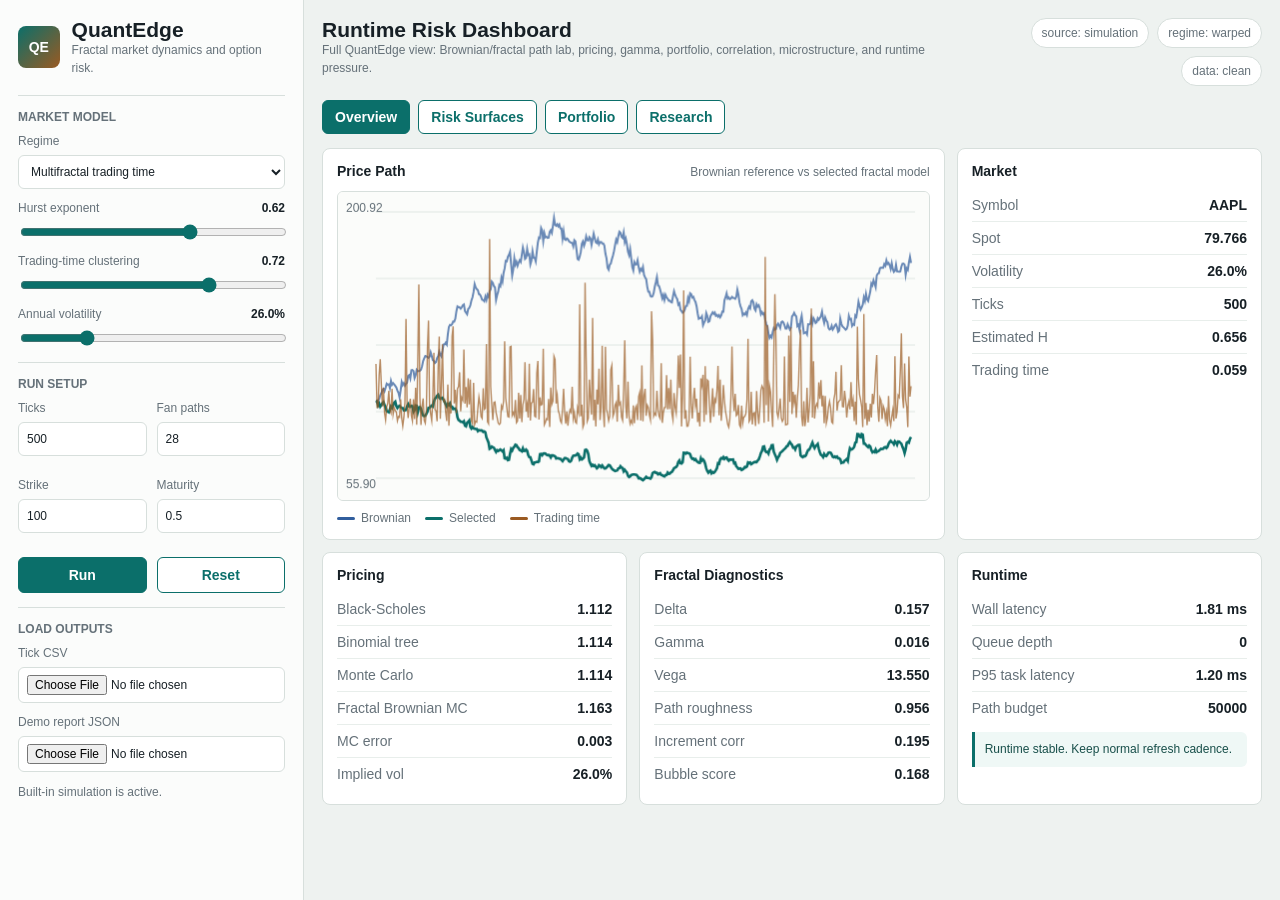
<file: web/index.html>
<!doctype html>
<html lang="en">
<head>
  <meta charset="utf-8">
  <meta name="viewport" content="width=device-width, initial-scale=1">
  <title>QuantEdge Dashboard</title>
  <link rel="stylesheet" href="styles/dashboard.css">
</head>
<body>
  <div class="app">
    <aside class="sidebar">
      <div class="brand">
        <div class="brand-mark">QE</div>
        <div>
          <h1>QuantEdge</h1>
          <p>Fractal market dynamics and option risk.</p>
        </div>
      </div>

      <section class="control-section">
        <h2>Market Model</h2>
        <label>
          Regime
          <select id="regime">
            <option value="warped">Multifractal trading time</option>
            <option value="brownian">Brownian baseline</option>
            <option value="persistent">Persistent fractional trend</option>
            <option value="antipersistent">Anti-persistent chop</option>
            <option value="bubble_like">Bubble-like run-up</option>
            <option value="volatility_shock">Volatility shock</option>
            <option value="crash">Clustered crash</option>
          </select>
        </label>

        <label>
          <span>Hurst exponent <output id="hurstOut">0.62</output></span>
          <input id="hurst" type="range" min="0.20" max="0.85" step="0.01" value="0.62">
        </label>

        <label>
          <span>Trading-time clustering <output id="clusterOut">0.72</output></span>
          <input id="cluster" type="range" min="0" max="1" step="0.01" value="0.72">
        </label>

        <label>
          <span>Annual volatility <output id="volOut">26%</output></span>
          <input id="vol" type="range" min="0.08" max="0.85" step="0.01" value="0.26">
        </label>
      </section>

      <section class="control-section">
        <h2>Run Setup</h2>
        <div class="field-grid">
          <label>Ticks <input id="steps" type="number" min="80" max="1400" step="20" value="500"></label>
          <label>Fan paths <input id="paths" type="number" min="6" max="80" step="2" value="28"></label>
          <label>Strike <input id="strike" type="number" min="40" max="200" step="1" value="100"></label>
          <label>Maturity <input id="maturity" type="number" min="0.05" max="3" step="0.05" value="0.5"></label>
        </div>
        <div class="button-row">
          <button id="run">Run</button>
          <button class="secondary" id="reset">Reset</button>
        </div>
      </section>

      <section class="control-section">
        <h2>Load Outputs</h2>
        <label>Tick CSV <input id="tickCsv" type="file" accept=".csv"></label>
        <label>Demo report JSON <input id="demoReportJson" type="file" accept=".json"></label>
        <p id="loadLog">Built-in simulation is active.</p>
      </section>
    </aside>

    <main class="workspace">
      <header class="topbar">
        <div>
          <h1>Runtime Risk Dashboard</h1>
          <p>Full QuantEdge view: Brownian/fractal path lab, pricing, gamma, portfolio, correlation, microstructure, and runtime pressure.</p>
        </div>
        <div class="status-strip">
          <span id="sourcePill">source: simulation</span>
          <span id="regimePill">regime: warped</span>
          <span id="qualityPill">data: clean</span>
        </div>
      </header>

      <nav class="tabs" aria-label="Dashboard sections">
        <button class="tab active" data-view="overview">Overview</button>
        <button class="tab" data-view="risk">Risk Surfaces</button>
        <button class="tab" data-view="portfolio">Portfolio</button>
        <button class="tab" data-view="research">Research</button>
      </nav>

      <section class="view active" id="view-overview">
        <div class="layout-grid">
          <article class="panel wide">
            <div class="panel-head">
              <h2>Price Path</h2>
              <span>Brownian reference vs selected fractal model</span>
            </div>
            <div class="chart-frame">
              <canvas id="priceChart"></canvas>
              <div class="chart-tooltip" id="priceTooltip" role="status" aria-live="polite"></div>
            </div>
            <div class="legend">
              <span><i class="line blue"></i>Brownian</span>
              <span><i class="line green"></i>Selected</span>
              <span><i class="line amber"></i>Trading time</span>
            </div>
          </article>

          <article class="panel">
            <div class="panel-head"><h2>Market</h2></div>
            <dl class="metrics">
              <div><dt>Symbol</dt><dd id="symbol">AAPL</dd></div>
              <div><dt>Spot</dt><dd id="spot">0.000</dd></div>
              <div><dt>Volatility</dt><dd id="volMetric">0.0%</dd></div>
              <div><dt>Ticks</dt><dd id="tickCount">0</dd></div>
              <div><dt>Estimated H</dt><dd id="hurstMetric">0.500</dd></div>
              <div><dt>Trading time</dt><dd id="clockMetric">0.000</dd></div>
            </dl>
          </article>

          <article class="panel">
            <div class="panel-head"><h2>Pricing</h2></div>
            <dl class="metrics">
              <div><dt>Black-Scholes</dt><dd id="bsPrice">0.000</dd></div>
              <div><dt>Binomial tree</dt><dd id="treePrice">0.000</dd></div>
              <div><dt>Monte Carlo</dt><dd id="mcPrice">0.000</dd></div>
              <div><dt>Fractal Brownian MC</dt><dd id="fractalPrice">0.000</dd></div>
              <div><dt>MC error</dt><dd id="mcError">0.000</dd></div>
              <div><dt>Implied vol</dt><dd id="iv">0.0%</dd></div>
            </dl>
          </article>

          <article class="panel">
            <div class="panel-head"><h2>Fractal Diagnostics</h2></div>
            <dl class="metrics">
              <div><dt>Delta</dt><dd id="delta">0.000</dd></div>
              <div><dt>Gamma</dt><dd id="gamma">0.000</dd></div>
              <div><dt>Vega</dt><dd id="vega">0.000</dd></div>
              <div><dt>Path roughness</dt><dd id="pathRough">0.000</dd></div>
              <div><dt>Increment corr</dt><dd id="incCorr">0.000</dd></div>
              <div><dt>Bubble score</dt><dd id="bubbleScore">0.000</dd></div>
            </dl>
          </article>

          <article class="panel">
            <div class="panel-head"><h2>Runtime</h2></div>
            <dl class="metrics">
              <div><dt>Wall latency</dt><dd id="wallLatency">0.00 ms</dd></div>
              <div><dt>Queue depth</dt><dd id="queueDepth">0</dd></div>
              <div><dt>P95 task latency</dt><dd id="p95">0.00 ms</dd></div>
              <div><dt>Path budget</dt><dd id="pathBudget">0</dd></div>
            </dl>
            <div class="action-list" id="actions"></div>
          </article>
        </div>
      </section>

      <section class="view" id="view-risk">
        <div class="layout-grid">
          <article class="panel half">
            <div class="panel-head"><h2>Gamma Surface</h2><span>At-the-money cliffs and model disagreement</span></div>
            <canvas id="gammaHeatmap"></canvas>
            <table>
              <thead><tr><th>Strike</th><th>Maturity</th><th>Gamma</th><th>Disagreement</th></tr></thead>
              <tbody id="surfaceRows"></tbody>
            </table>
          </article>

          <article class="panel">
            <div class="panel-head"><h2>Risk Alerts</h2></div>
            <div class="alert-list" id="alerts"></div>
          </article>

          <article class="panel">
            <div class="panel-head"><h2>Smile & Calibration</h2></div>
            <dl class="metrics">
              <div><dt>Smile regime</dt><dd id="smileRegime">normal</dd></div>
              <div><dt>Smile width</dt><dd id="smileWidth">0.000</dd></div>
              <div><dt>Skew slope</dt><dd id="skewSlope">0.000</dd></div>
              <div><dt>Calibration MAE</dt><dd id="calibrationMae">0.000</dd></div>
            </dl>
          </article>

          <article class="panel half">
            <div class="panel-head"><h2>Correlation Risk</h2></div>
            <canvas id="correlationHeatmap"></canvas>
          </article>
        </div>
      </section>

      <section class="view" id="view-portfolio">
        <div class="layout-grid">
          <article class="panel">
            <div class="panel-head"><h2>Portfolio Risk</h2></div>
            <dl class="metrics">
              <div><dt>Base value</dt><dd id="portfolioBase">0.000</dd></div>
              <div><dt>Total Delta</dt><dd id="portfolioDelta">0.000</dd></div>
              <div><dt>Total Gamma</dt><dd id="portfolioGamma">0.000</dd></div>
              <div><dt>Total Vega</dt><dd id="portfolioVega">0.000</dd></div>
              <div><dt>Worst P&L</dt><dd id="portfolioWorst">0.000</dd></div>
              <div><dt>VaR 95</dt><dd id="portfolioVar">0.000</dd></div>
              <div><dt>ES 95</dt><dd id="portfolioEs">0.000</dd></div>
            </dl>
          </article>

          <article class="panel half">
            <div class="panel-head"><h2>Position Contributions</h2></div>
            <table>
              <thead><tr><th>Position</th><th>Value</th><th>Delta</th><th>Gamma</th><th>Vega</th></tr></thead>
              <tbody id="positionRows"></tbody>
            </table>
          </article>

          <article class="panel half">
            <div class="panel-head"><h2>Scenario Risk</h2></div>
            <table>
              <thead><tr><th>Scenario</th><th>Spot</th><th>Vol</th><th>P&L</th></tr></thead>
              <tbody id="scenarioRows"></tbody>
            </table>
          </article>

          <article class="panel half">
            <div class="panel-head"><h2>P&L Explain</h2></div>
            <table>
              <thead><tr><th>Leg</th><th>Full</th><th>Delta</th><th>DGV</th><th>Residual</th></tr></thead>
              <tbody id="pnlExplainRows"></tbody>
            </table>
          </article>
        </div>
      </section>

      <section class="view" id="view-research">
        <div class="layout-grid">
          <article class="panel third">
            <div class="panel-head"><h2>Increment Noise</h2></div>
            <canvas id="incrementChart"></canvas>
          </article>
          <article class="panel third">
            <div class="panel-head"><h2>Trading Time</h2></div>
            <canvas id="clockChart"></canvas>
          </article>
          <article class="panel third">
            <div class="panel-head"><h2>Path Fan</h2></div>
            <canvas id="fanChart"></canvas>
          </article>

          <article class="panel">
            <div class="panel-head"><h2>Microstructure</h2></div>
            <dl class="metrics">
              <div><dt>Average spread</dt><dd id="avgSpread">0.000</dd></div>
              <div><dt>Max spread</dt><dd id="maxSpread">0.000</dd></div>
              <div><dt>Average slippage</dt><dd id="avgSlippage">0.000</dd></div>
              <div><dt>Liquidity regime</dt><dd id="liquidityRegime">normal</dd></div>
            </dl>
          </article>

          <article class="panel wide">
            <div class="panel-head"><h2>Backtest Research Trace</h2></div>
            <table>
              <thead><tr><th>Tick</th><th>Hurst</th><th>Vol rough</th><th>VaR 95</th><th>P&L residual</th><th>Latency</th></tr></thead>
              <tbody id="backtestRows"></tbody>
            </table>
          </article>
        </div>
      </section>
    </main>
  </div>

  <script src="js/utils.js" defer></script>
  <script src="js/models.js" defer></script>
  <script src="js/charts.js" defer></script>
  <script src="js/app.js" defer></script>
</body>
</html>
</file>
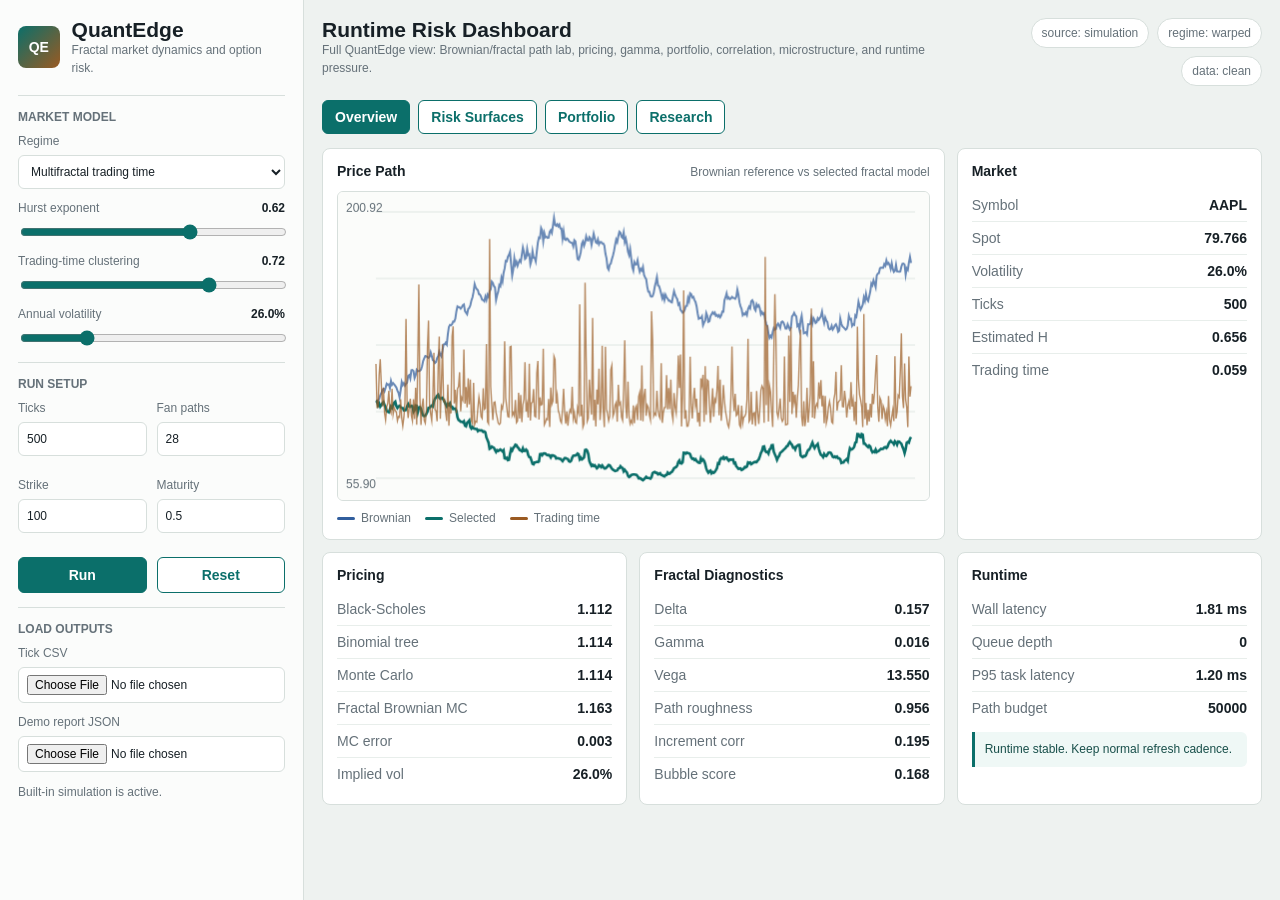
<file: web/quantedge_preview.html>
<!doctype html>
<html lang="en">
<head>
  <meta charset="utf-8">
  <meta name="viewport" content="width=device-width, initial-scale=1">
  <meta http-equiv="refresh" content="0; url=index.html">
  <title>QuantEdge Dashboard</title>
  <link rel="stylesheet" href="styles/dashboard.css">
</head>
<body>
  <main class="workspace">
    <section class="panel">
      <div class="panel-head">
        <h1>QuantEdge Dashboard</h1>
      </div>
      <p>Opening the app dashboard...</p>
      <p><a href="index.html">Open dashboard</a></p>
    </section>
  </main>
</body>
</html>
</file>
<file: web/styles/dashboard.css>
:root {
  color-scheme: light;
  --bg: #eef2f0;
  --ink: #172026;
  --muted: #657179;
  --line: #d7dfdc;
  --panel: #ffffff;
  --soft: #f7faf8;
  --accent: #0b6f6a;
  --amber: #9a5a22;
  --blue: #315e9d;
  --bad: #a33d36;
  --good: #23724b;
  --warn: #a86616;
}

* {
  box-sizing: border-box;
}

body {
  margin: 0;
  min-height: 100vh;
  background: #eef2f0;
  color: var(--ink);
  font-family: "Segoe UI", Arial, sans-serif;
  font-size: 14px;
  letter-spacing: 0;
}

button,
input,
select {
  font: inherit;
}

.app {
  min-height: 100vh;
  display: grid;
  grid-template-columns: 304px minmax(0, 1fr);
}

.sidebar {
  background: #fbfcfb;
  border-right: 1px solid var(--line);
  padding: 18px;
  overflow: auto;
}

.workspace {
  min-width: 0;
  padding: 18px;
  overflow: auto;
}

.brand {
  display: flex;
  gap: 12px;
  align-items: center;
  margin-bottom: 18px;
}

.brand-mark {
  width: 42px;
  height: 42px;
  border-radius: 8px;
  display: grid;
  place-items: center;
  background: linear-gradient(135deg, var(--accent), var(--amber));
  color: #fff;
  font-weight: 800;
}

h1,
h2,
p {
  margin: 0;
}

.brand h1,
.topbar h1 {
  font-size: 21px;
  line-height: 1.15;
}

.brand p,
.topbar p,
.control-section p,
.panel-head span {
  color: var(--muted);
  font-size: 12px;
  line-height: 1.45;
}

.control-section {
  border-top: 1px solid var(--line);
  padding-top: 14px;
  margin-top: 14px;
}

.control-section h2,
.panel h2 {
  font-size: 14px;
}

.control-section h2 {
  margin: 0 0 10px;
  color: var(--muted);
  font-size: 12px;
  text-transform: uppercase;
}

label {
  display: grid;
  gap: 7px;
  margin-bottom: 12px;
  color: var(--muted);
  font-size: 12px;
}

label span {
  display: flex;
  justify-content: space-between;
  gap: 10px;
}

output {
  color: var(--ink);
  font-weight: 700;
  font-variant-numeric: tabular-nums;
}

select,
input[type="number"],
input[type="file"] {
  width: 100%;
  min-height: 34px;
  border: 1px solid var(--line);
  border-radius: 6px;
  background: #fff;
  color: var(--ink);
  padding: 7px 8px;
}

input[type="range"] {
  width: 100%;
  accent-color: var(--accent);
}

.field-grid,
.button-row {
  display: grid;
  grid-template-columns: 1fr 1fr;
  gap: 10px;
}

.button-row {
  margin-top: 12px;
}

button {
  min-height: 36px;
  border: 1px solid var(--accent);
  border-radius: 6px;
  background: var(--accent);
  color: #fff;
  cursor: pointer;
  font-weight: 700;
}

button.secondary,
.tab {
  background: #fff;
  color: var(--accent);
}

button:hover {
  filter: brightness(0.97);
}

.topbar {
  display: flex;
  align-items: flex-start;
  justify-content: space-between;
  gap: 16px;
  margin-bottom: 14px;
}

.status-strip {
  display: flex;
  flex-wrap: wrap;
  gap: 8px;
  justify-content: flex-end;
}

.status-strip span {
  border: 1px solid var(--line);
  border-radius: 999px;
  background: #fff;
  padding: 7px 10px;
  color: var(--muted);
  font-size: 12px;
  white-space: nowrap;
}

.tabs {
  display: flex;
  flex-wrap: wrap;
  gap: 8px;
  margin-bottom: 14px;
}

.tab {
  min-height: 34px;
  padding: 7px 12px;
}

.tab.active {
  background: var(--accent);
  color: #fff;
}

.view {
  display: none;
}

.view.active {
  display: block;
}

.layout-grid {
  display: grid;
  grid-template-columns: repeat(12, minmax(0, 1fr));
  gap: 12px;
}

.panel {
  grid-column: span 4;
  min-width: 0;
  background: var(--panel);
  border: 1px solid var(--line);
  border-radius: 8px;
  padding: 14px;
}

.panel.wide {
  grid-column: span 8;
}

.panel.half {
  grid-column: span 6;
}

.panel.third {
  grid-column: span 4;
}

.panel-head {
  display: flex;
  justify-content: space-between;
  align-items: baseline;
  gap: 12px;
  margin-bottom: 10px;
}

.metrics {
  display: grid;
  margin: 0;
}

.metrics div {
  display: flex;
  justify-content: space-between;
  gap: 12px;
  padding: 8px 0;
  border-bottom: 1px solid #e8eeeb;
}

.metrics div:last-child {
  border-bottom: 0;
}

dt {
  color: var(--muted);
}

dd {
  margin: 0;
  text-align: right;
  font-weight: 700;
  font-variant-numeric: tabular-nums;
}

canvas {
  width: 100%;
  height: 230px;
  display: block;
  border: 1px solid var(--line);
  border-radius: 6px;
  background: #fbfcfa;
}

.chart-frame {
  position: relative;
}

.chart-tooltip {
  position: absolute;
  z-index: 4;
  min-width: 174px;
  pointer-events: none;
  border: 1px solid var(--line);
  border-radius: 6px;
  background: rgba(255, 255, 255, 0.96);
  box-shadow: 0 10px 28px rgba(23, 32, 38, 0.14);
  padding: 8px 9px;
  color: var(--ink);
  font-size: 12px;
  line-height: 1.35;
  opacity: 0;
  transform: translate(-50%, calc(-100% - 12px));
  transition: opacity 120ms ease;
}

.chart-tooltip.visible {
  opacity: 1;
}

.chart-tooltip strong {
  display: block;
  margin-bottom: 4px;
}

.chart-tooltip .tooltip-row {
  display: flex;
  justify-content: space-between;
  gap: 18px;
  font-variant-numeric: tabular-nums;
}

.chart-tooltip .tooltip-label {
  color: var(--muted);
}

#priceChart {
  height: 310px;
}

table {
  width: 100%;
  border-collapse: collapse;
  font-size: 13px;
}

th,
td {
  text-align: left;
  padding: 8px 6px;
  border-bottom: 1px solid #e8eeeb;
  font-variant-numeric: tabular-nums;
  vertical-align: top;
}

th {
  color: var(--muted);
  font-size: 12px;
  font-weight: 700;
}

.legend {
  display: flex;
  flex-wrap: wrap;
  gap: 8px 14px;
  margin-top: 10px;
  color: var(--muted);
  font-size: 12px;
}

.legend span {
  display: inline-flex;
  align-items: center;
  gap: 6px;
}

.line {
  display: inline-block;
  width: 18px;
  height: 3px;
  border-radius: 99px;
  background: var(--accent);
}

.line.blue {
  background: var(--blue);
}

.line.green {
  background: var(--accent);
}

.line.amber {
  background: var(--amber);
}

.alert-list,
.action-list {
  display: grid;
  gap: 8px;
}

.action-list {
  margin-top: 8px;
}

.alert,
.action {
  border-left: 3px solid var(--warn);
  border-radius: 0 6px 6px 0;
  background: #fff8ef;
  color: #5c4330;
  padding: 9px 10px;
  font-size: 12px;
  line-height: 1.4;
}

.alert.good {
  border-color: var(--good);
  background: #f0faf4;
  color: #1d5639;
}

.action {
  border-color: var(--accent);
  background: #eff8f6;
  color: #184f4a;
}

@media (max-width: 1120px) {
  .app {
    grid-template-columns: 1fr;
  }

  .sidebar {
    border-right: 0;
    border-bottom: 1px solid var(--line);
  }

  .control-section {
    max-width: 760px;
  }

  .panel,
  .panel.wide,
  .panel.half,
  .panel.third {
    grid-column: span 12;
  }
}

@media (max-width: 720px) {
  .workspace,
  .sidebar {
    padding: 14px;
  }

  .topbar {
    display: grid;
  }

  .status-strip {
    justify-content: flex-start;
  }

  .field-grid,
  .button-row {
    grid-template-columns: 1fr;
  }
}
</file>
